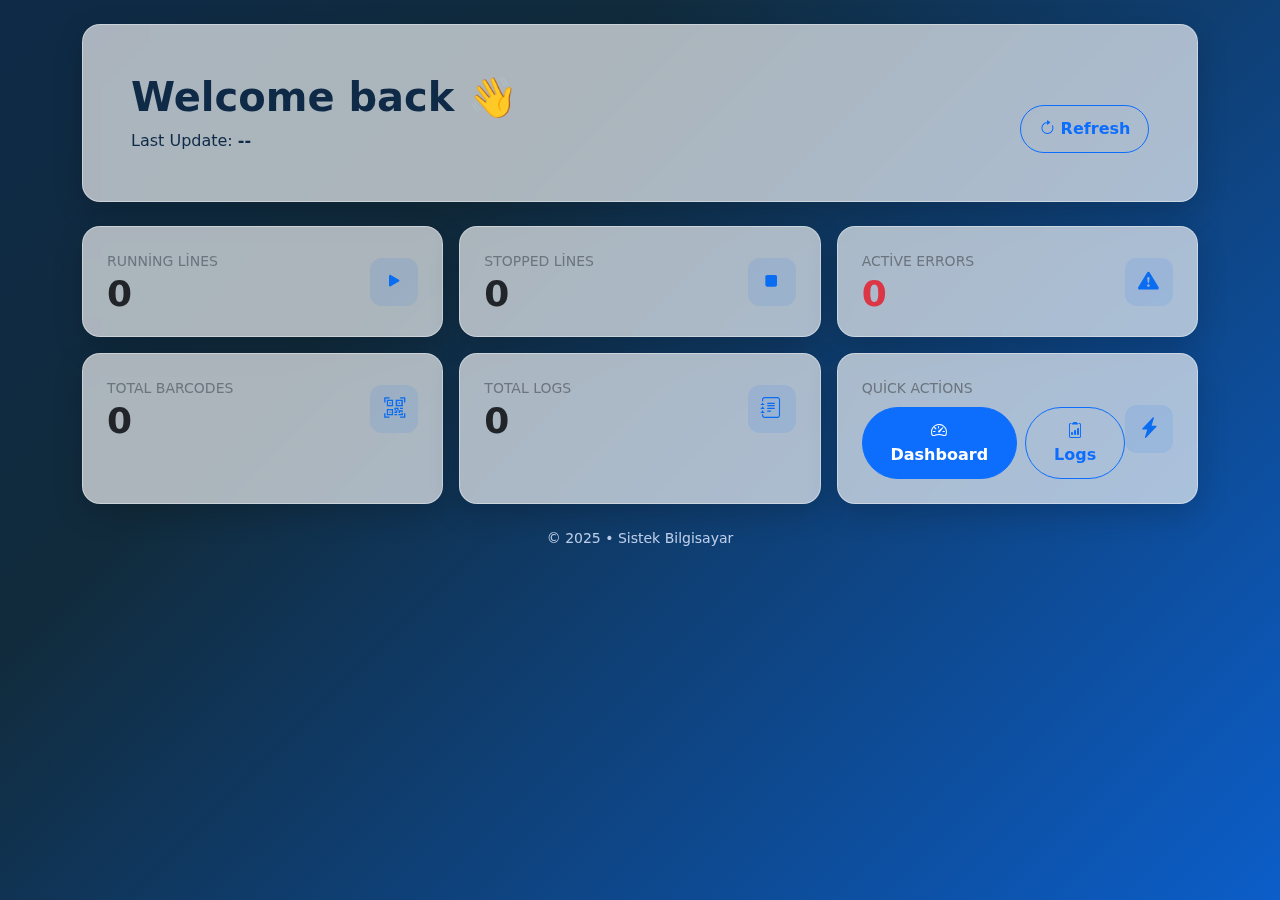
<file: src/main/resources/templates/index.html>
<!DOCTYPE html>
<html xmlns:th="http://www.thymeleaf.org" lang="tr">
<head>
    <meta charset="UTF-8"/>
    <title>Monitoring – Home</title>
    <meta name="viewport" content="width=device-width, initial-scale=1"/>
    <link href="https://cdn.jsdelivr.net/npm/bootstrap@5.3.3/dist/css/bootstrap.min.css" rel="stylesheet"/>
    <link href="https://cdn.jsdelivr.net/npm/bootstrap-icons@1.11.3/font/bootstrap-icons.css" rel="stylesheet"/>
    <style>
        :root{--glass-bg:rgba(255,255,255,.65);--blur:blur(8px);--radius:18px}
        body{background:linear-gradient(135deg,#0e2a47 0%,#112b3c 30%,#0a6cf1 120%) fixed}
        .hero{background:radial-gradient(1000px 400px at 10% -10%,rgba(255,255,255,.25),transparent),radial-gradient(800px 300px at 110% -20%,rgba(255,255,255,.18),transparent);border-radius:var(--radius);color:#0e2a47}
        .glass-card{backdrop-filter:var(--blur);background:var(--glass-bg);border:1px solid rgba(255,255,255,.4);border-radius:var(--radius);box-shadow:0 10px 30px rgba(0,0,0,.18);transition:transform .15s,box-shadow .15s}
        .glass-card:hover{transform:translateY(-2px);box-shadow:0 14px 36px rgba(0,0,0,.22)}
        .stat-icon{width:48px;height:48px;border-radius:12px;display:grid;place-items:center;font-size:1.3rem;background:#0a6cf11a;color:#0a6cf1}
        .stat-value{font-size:2.25rem;font-weight:800;line-height:1}
        .btn-pill{border-radius:999px;padding:.7rem 1.1rem;font-weight:600}
        footer{color:#dbe7ff;opacity:.85}
    </style>
</head>
<body>
<div class="container py-4">

    <section class="hero p-4 p-md-5 mb-4 glass-card">
        <div class="d-flex flex-column flex-md-row align-items-md-end justify-content-between">
            <div>
                <h1 class="fw-bold mb-2">Welcome back 👋</h1>
                <p class="mb-0 text-dark-50">
                    Last Update:
                    <strong th:text="${#temporals.format(now, 'dd.MM.yyyy HH:mm:ss')}">--</strong>
                </p>
            </div>
            <div class="mt-3 mt-md-0">
                <a class="btn btn-outline-primary btn-pill" th:href="@{/}">
                    <i class="bi bi-arrow-clockwise"></i> Refresh
                </a>
            </div>
        </div>
    </section>

    <div class="row g-3">
        <div class="col-12 col-md-6 col-xl-4">
            <div class="p-4 glass-card h-100">
                <div class="d-flex align-items-center justify-content-between">
                    <div>
                        <div class="text-uppercase small text-secondary mb-1">Running Lines</div>
                        <div class="stat-value" th:text="${runningLines}">0</div>
                    </div>
                    <div class="stat-icon"><i class="bi bi-play-fill"></i></div>
                </div>
            </div>
        </div>

        <div class="col-12 col-md-6 col-xl-4">
            <div class="p-4 glass-card h-100">
                <div class="d-flex align-items-center justify-content-between">
                    <div>
                        <div class="text-uppercase small text-secondary mb-1">Stopped Lines</div>
                        <div class="stat-value" th:text="${stoppedLines}">0</div>
                    </div>
                    <div class="stat-icon"><i class="bi bi-stop-fill"></i></div>
                </div>
            </div>
        </div>

        <div class="col-12 col-md-6 col-xl-4">
            <div class="p-4 glass-card h-100">
                <div class="d-flex align-items-center justify-content-between">
                    <div>
                        <div class="text-uppercase small text-secondary mb-1">Active Errors</div>
                        <div class="stat-value text-danger" th:text="${errorCount}">0</div>
                    </div>
                    <div class="stat-icon"><i class="bi bi-exclamation-triangle-fill"></i></div>
                </div>
            </div>
        </div>

        <div class="col-12 col-md-6 col-xl-4">
            <div class="p-4 glass-card h-100">
                <div class="d-flex align-items-center justify-content-between">
                    <div>
                        <div class="text-uppercase small text-secondary mb-1">Total Barcodes</div>
                        <div class="stat-value" th:text="${totalBarcodes}">0</div>
                    </div>
                    <div class="stat-icon"><i class="bi bi-qr-code-scan"></i></div>
                </div>
            </div>
        </div>

        <div class="col-12 col-md-6 col-xl-4">
            <div class="p-4 glass-card h-100">
                <div class="d-flex align-items-center justify-content-between">
                    <div>
                        <div class="text-uppercase small text-secondary mb-1">Total Logs</div>
                        <div class="stat-value" th:text="${totalLogs}">0</div>
                    </div>
                    <div class="stat-icon"><i class="bi bi-journal-text"></i></div>
                </div>
            </div>
        </div>

        <div class="col-12 col-md-6 col-xl-4">
            <div class="p-4 glass-card h-100">
                <div class="d-flex align-items-center justify-content-between">
                    <div>
                        <div class="text-uppercase small text-secondary mb-1">Quick Actions</div>
                        <div class="d-flex gap-2 mt-2">
                            <a class="btn btn-primary btn-pill" th:href="@{/dashboard}">
                                <i class="bi bi-speedometer2"></i> Dashboard
                            </a>
                            <a class="btn btn-outline-primary btn-pill" th:href="@{/logs}">
                                <i class="bi bi-clipboard2-data"></i> Logs
                            </a>
                        </div>
                    </div>
                    <div class="stat-icon"><i class="bi bi-lightning-charge-fill"></i></div>
                </div>
            </div>
        </div>
    </div>

    <footer class="text-center py-4 small">
        © <span th:text="${#temporals.format(now,'yyyy')}">2025</span> • Sistek Bilgisayar
    </footer>

</div>

<script>
    document.addEventListener("DOMContentLoaded",()=>{console.log("Index page loaded.")})
</script>
</body>
</html>
</file>
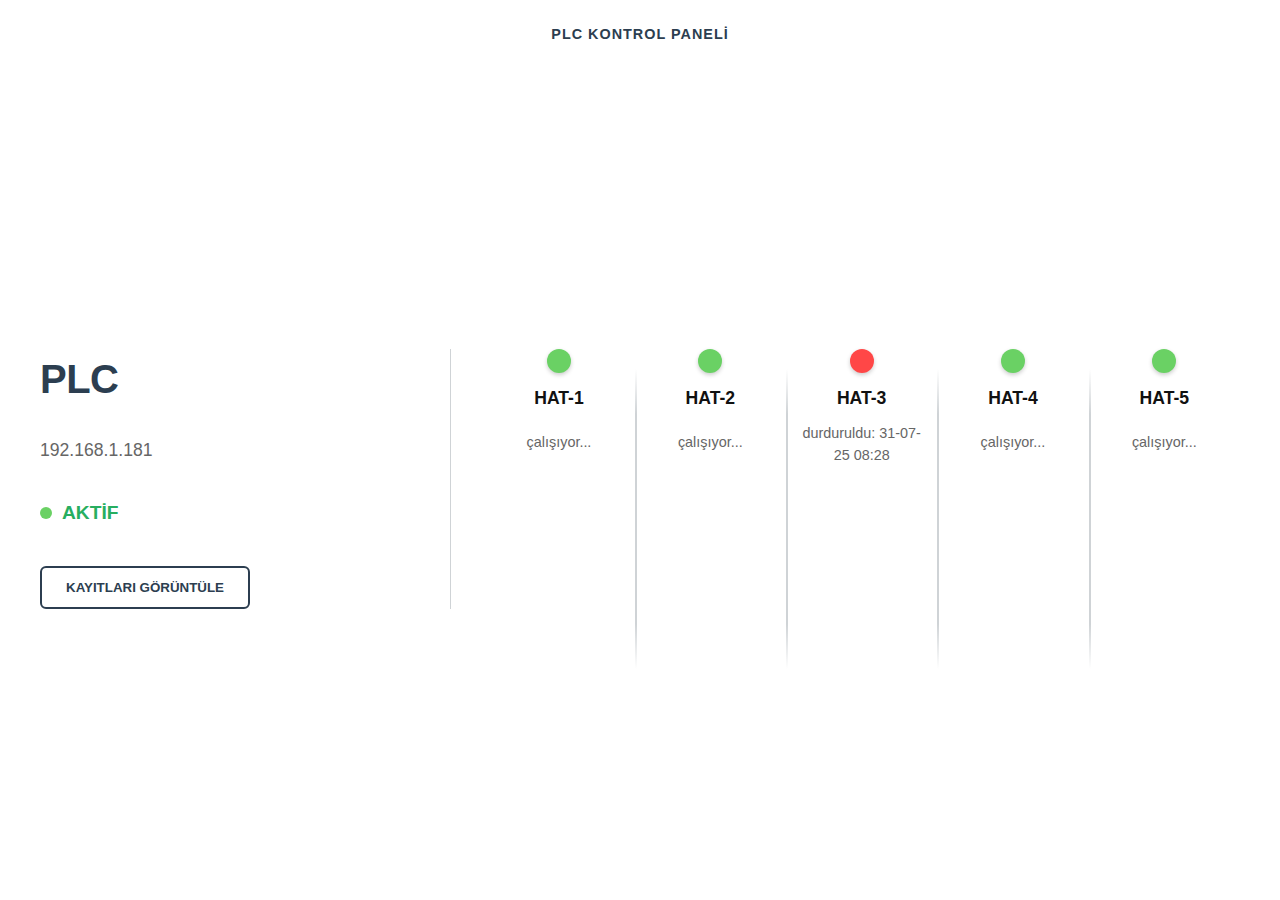
<file: src/main/resources/templates/dashboard.html>
<!DOCTYPE html>
<html lang="tr">
<head>
    <meta charset="UTF-8"/>
    <meta name="viewport" content="width=device-width, initial-scale=1.0"/>
    <title>PLC Overview Panel</title>
    <style>
        :root{
          --ink:#111; --muted:#666; --ok:#6ad164; --danger:#ff4747;
          --divider:#cfd3d6; --bg:#fff; --hover-bg:#f2f2f2; --section-gap:32px;
          --pad:40px;
        }

        *{box-sizing:border-box;margin:0;padding:0}

        body{
          font-family:-apple-system,BlinkMacSystemFont,"Segoe UI",Roboto,Helvetica,Arial,sans-serif;
          background:linear-gradient(135deg,#f5f7fa 0%,#e4e8f0 100%);
          min-height:100vh;
          color:var(--ink);
          line-height:1.5;
          margin:0;
        }

        .plc-card{
          background-color:var(--bg);
          width:100%;
          min-height:100vh;
          height:auto;
          max-width:none;
          border-radius:0;
          box-shadow:none;
          padding:24px var(--pad) var(--pad) var(--pad);
          display:flex;
          flex-wrap:wrap;
          gap:var(--section-gap);
          align-items:flex-start; /* <<< TÜM İÇERİK YUKARI HİZALANDI */
        }

        .card-header{
          width:100%;
          text-align:center;
          margin-bottom:20px;
          color:#2c3e50;
          font-weight:600;
          letter-spacing:1px;
          text-transform:uppercase;
          font-size:0.9rem;
        }

        .plc-meta{
          flex:1;
          min-width:250px;
          display:flex;
          flex-direction:column;
          gap:20px;
          padding-right:var(--section-gap);
          border-right:1px solid var(--divider);
        }

        .plc-title{
          font-size:2.5rem;
          font-weight:800;
          color:#2c3e50;
          letter-spacing:-0.5px;
        }

        .plc-ip{color:var(--muted);font-size:1.1rem;padding:8px 0}

        .plc-global{
          font-weight:700;font-size:1.2rem;padding:8px 0;color:#27ae60;
          display:inline-flex;align-items:center;
        }
        .plc-global::before{
          content:"";display:inline-block;width:12px;height:12px;border-radius:50%;
          background-color:var(--ok);margin-right:10px;
        }

        .btn-logs{
          background:none;border:2px solid #2c3e50;border-radius:6px;
          padding:12px 24px;font-weight:600;cursor:pointer;align-self:flex-start;
          margin-top:10px;transition:all .3s ease;color:#2c3e50;
        }
        .btn-logs:hover,.btn-logs:focus{background-color:#2c3e50;color:#fff}
        .btn-logs:focus{outline:2px solid #2c3e50;outline-offset:2px}

        .plc-lines{
          flex:2;min-width:300px;display:flex;justify-content:space-around;position:relative;
        }
        .plc-line{
          display:flex;flex-direction:column;align-items:center;gap:12px;
          padding:0 12px;min-width:0;flex:1;
        }

        .dot{width:24px;height:24px;border-radius:50%;flex-shrink:0;box-shadow:0 2px 4px rgba(0,0,0,.2)}
        .dot.ok{background-color:var(--ok)}
        .dot.danger{background-color:var(--danger)}

        .line-name{font-weight:700;white-space:nowrap;font-size:1.1rem}
        .line-caption{font-size:.9rem;color:var(--muted);text-align:center;min-height:40px;display:flex;align-items:center}

        .v-sep{
          width:2px;
          height:min(42vh,300px);
          background:linear-gradient(to bottom,transparent 0%,var(--divider) 15%,var(--divider) 85%,transparent 100%);
          position:absolute;top:20px;
        }
        .plc-lines .v-sep:nth-child(2){left:20%}
        .plc-lines .v-sep:nth-child(4){left:40%}
        .plc-lines .v-sep:nth-child(6){left:60%}
        .plc-lines .v-sep:nth-child(8){left:80%}

        @media (max-width:991px){
          .plc-card{flex-direction:column;min-height:100vh;height:auto}
          .plc-meta{border-right:none;border-bottom:1px solid var(--divider);padding-right:0;padding-bottom:30px}
          .plc-lines{flex-wrap:wrap;gap:24px}
          .plc-line{flex:0 0 calc(33.333% - 16px)}
          .v-sep{height:120px}
        }
        @media (max-width:767px){
          .plc-card{padding:24px}
          .v-sep{display:none}
          .plc-line{flex:0 0 calc(50% - 12px)}
        }
    </style>
</head>
<body>
<main class="plc-card">
    <div class="card-header">PLC KONTROL PANELİ</div>

    <section class="plc-meta">
        <h1 class="plc-title">PLC</h1>
        <div class="plc-ip">192.168.1.181</div>
        <div class="plc-global">AKTİF</div>
        <button class="btn-logs" aria-label="View log records">KAYITLARI GÖRÜNTÜLE</button>
    </section>

    <section class="plc-lines">
        <div class="plc-line" role="status">
            <span class="dot ok"></span>
            <div class="line-name">HAT-1</div>
            <div class="line-caption">çalışıyor...</div>
        </div>
        <div class="v-sep" aria-hidden="true"></div>

        <div class="plc-line" role="status">
            <span class="dot ok"></span>
            <div class="line-name">HAT-2</div>
            <div class="line-caption">çalışıyor...</div>
        </div>
        <div class="v-sep" aria-hidden="true"></div>

        <div class="plc-line" role="status">
            <span class="dot danger"></span>
            <div class="line-name">HAT-3</div>
            <div class="line-caption">durduruldu: 31-07-25 08:28</div>
        </div>
        <div class="v-sep" aria-hidden="true"></div>

        <div class="plc-line" role="status">
            <span class="dot ok"></span>
            <div class="line-name">HAT-4</div>
            <div class="line-caption">çalışıyor...</div>
        </div>
        <div class="v-sep" aria-hidden="true"></div>

        <div class="plc-line" role="status">
            <span class="dot ok"></span>
            <div class="line-name">HAT-5</div>
            <div class="line-caption">çalışıyor...</div>
        </div>
    </section>
</main>
</body>
</html>
</file>
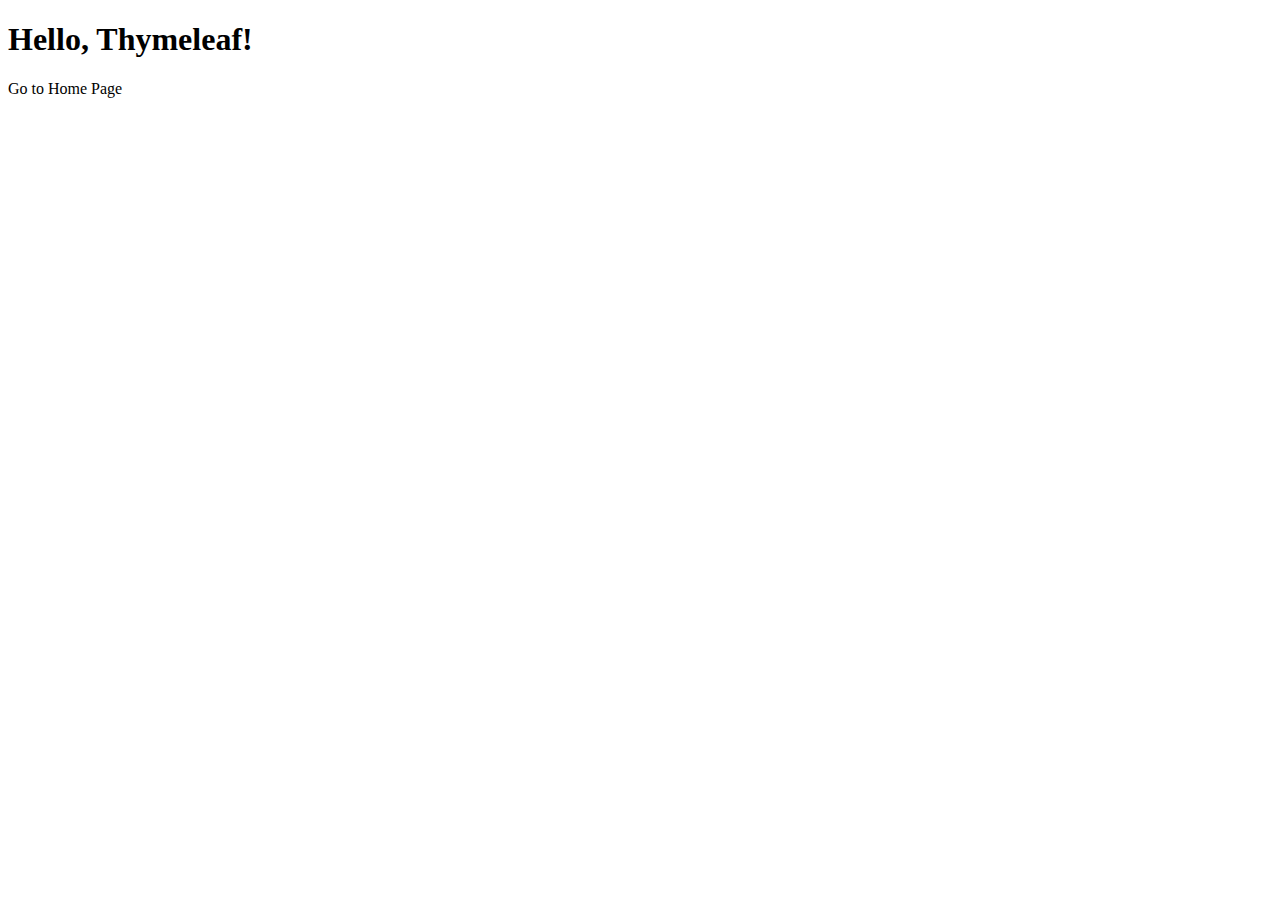
<file: src/main/resources/templates/example.html>
<!DOCTYPE html>
<html xmlns:th="http://www.thymeleaf.org">
<head>
    <meta charset="UTF-8">
    <title>Example Thymeleaf Page</title>
</head>
<body>
<h1 th:text="${message}">Hello, Thymeleaf!</h1>
<a th:href="@{/}">Go to Home Page</a>
</body>
</html>
</file>
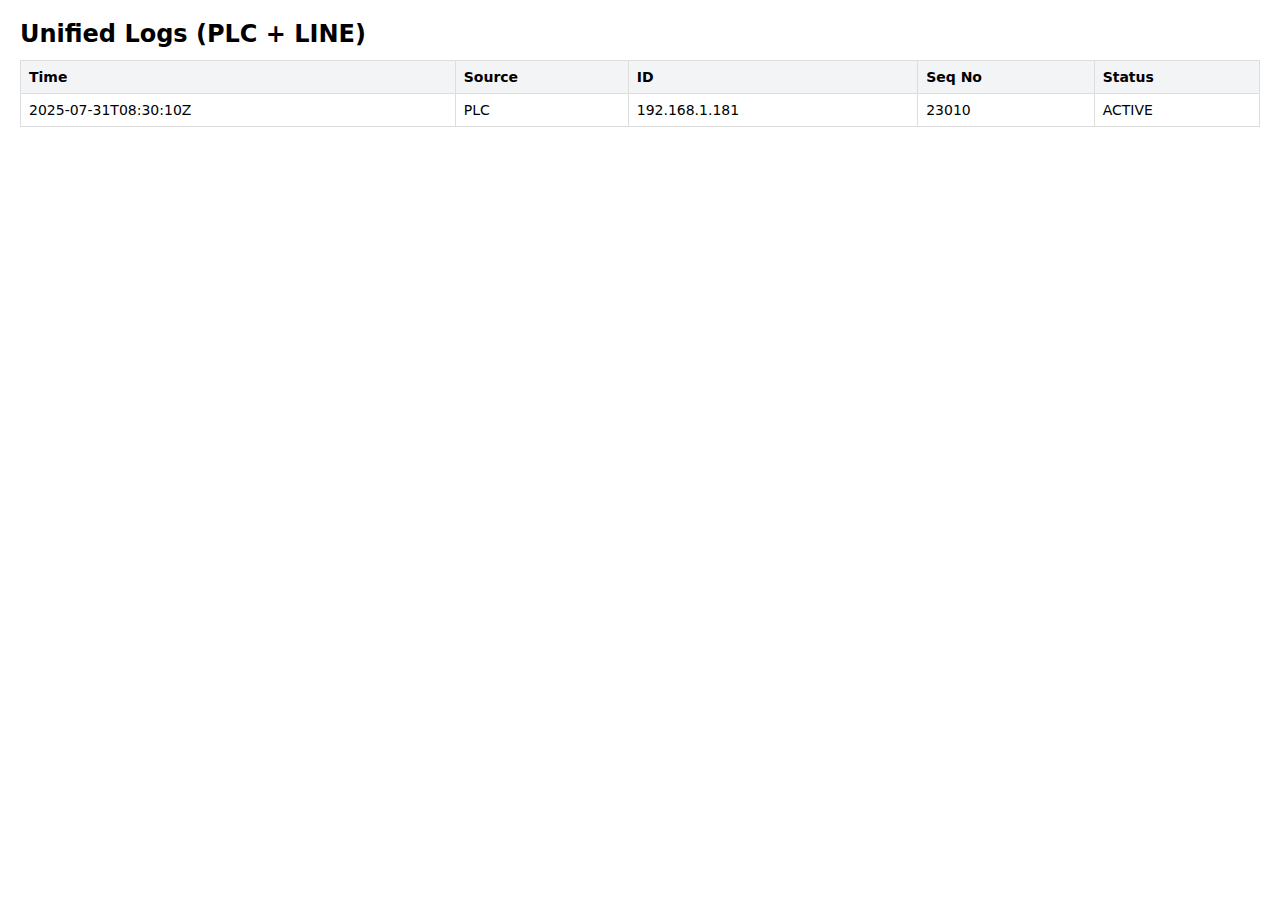
<file: src/main/resources/templates/logs.html>
<!DOCTYPE html>
<html xmlns:th="http://www.thymeleaf.org" lang="tr">
<head>
    <meta charset="UTF-8">
    <title>Logs</title>
    <style>
        body{font-family:system-ui,-apple-system,Segoe UI,Roboto,sans-serif;margin:20px}
        table{border-collapse:collapse;width:100%}
        th,td{border:1px solid #ddd;padding:8px;font-size:14px}
        th{background:#f3f4f6;text-align:left}
        h2{margin:8px 0 12px}
    </style>
</head>
<body>
<h2>Unified Logs (PLC + LINE)</h2>
<table>
    <thead>
    <tr>
        <th>Time</th>
        <th>Source</th>
        <th>ID</th>
        <th>Seq No</th>
        <th>Status</th>
    </tr>
    </thead>
    <tbody>
    <tr th:each="r : ${logs}">
        <td th:text="${r.procDate}">2025-07-31T08:30:10Z</td>
        <td th:text="${r.source}">PLC</td>
        <td th:text="${r.id}">192.168.1.181</td>
        <td th:text="${r.seqNo}">23010</td>
        <td th:text="${r.status}">ACTIVE</td>
    </tr>
    </tbody>
</table>
</body>
</html>
</file>
